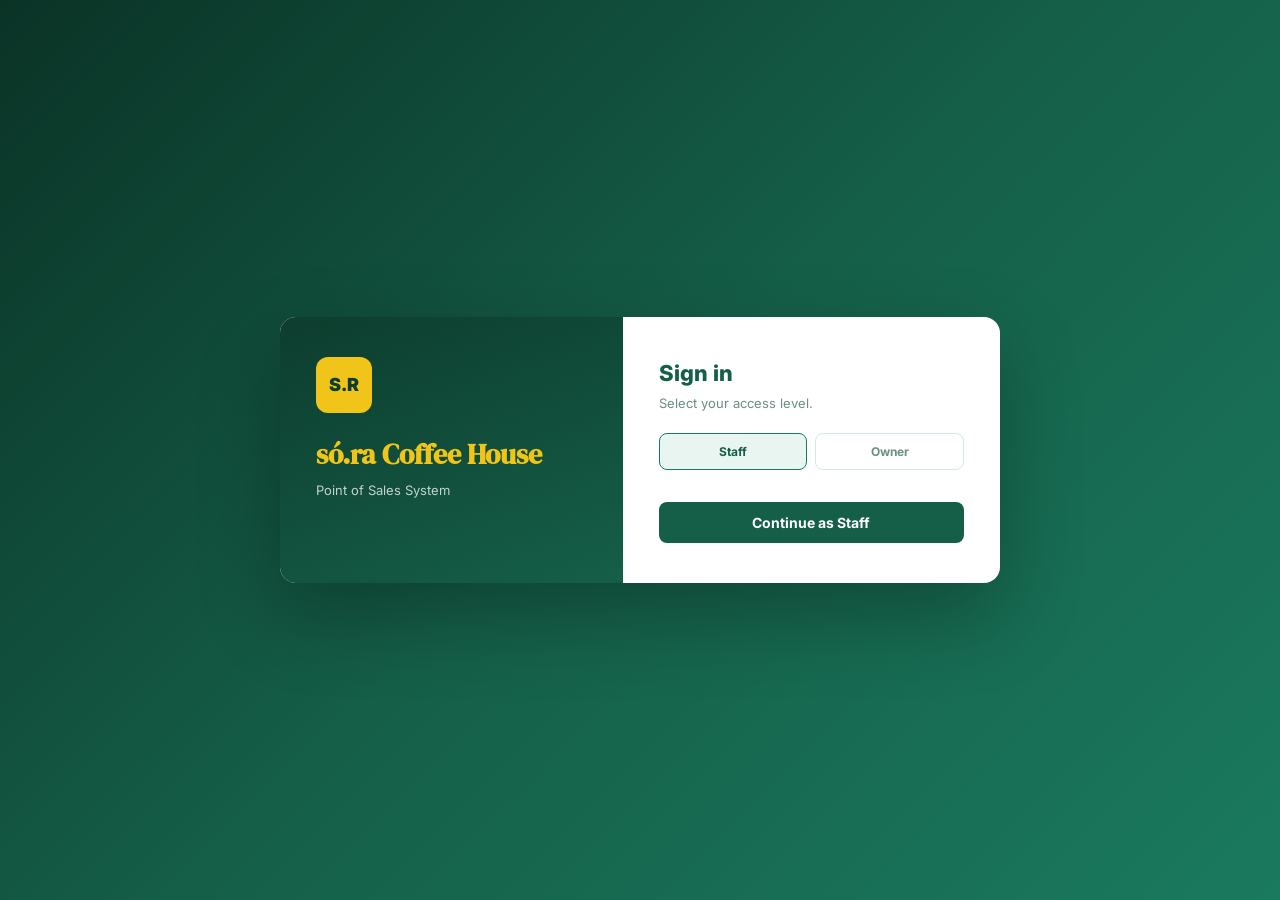
<file: login.html>
<!DOCTYPE html>
<html lang="en">
<head>
  <meta charset="UTF-8">
  <meta name="viewport" content="width=device-width, initial-scale=1.0">
  <title>Sign In — só.ra</title>
  <link rel="stylesheet" href="css/style.css">
</head>
<body class="login-body">
  <div class="login-shell login-shell-simple">
    <div class="login-panel login-panel-brand">
      <div class="login-brand-mark">S.R</div>
      <h1 class="login-brand-title">só.ra Coffee House</h1>
      <p class="login-brand-sub">Point of Sales System</p>
    </div>
    <div class="login-panel login-panel-form">
      <h2 class="login-form-title">Sign in</h2>
      <p class="login-form-sub">Select your access level.</p>

      <div class="login-role-tabs">
        <button type="button" class="login-tab active" id="tab-staff" onclick="setLoginTab('staff')">Staff</button>
        <button type="button" class="login-tab" id="tab-owner" onclick="setLoginTab('owner')">Owner</button>
      </div>

      <div id="panel-staff">
        <button type="button" class="btn-login-primary" onclick="loginAsStaff()">Continue as Staff</button>
      </div>

      <div id="panel-owner" class="hidden">
        <div class="modal-field">
          <label class="flabel" for="login-owner-pw">Owner password</label>
          <input type="password" id="login-owner-pw" class="finput" placeholder="Enter password"
            onkeydown="if(event.key==='Enter')loginAsOwner()"/>
        </div>
        <div id="login-error" class="modal-error" style="display:none"></div>
        <button type="button" class="btn-login-primary" onclick="loginAsOwner()">Continue as Owner</button>
      </div>
    </div>
  </div>
  <script src="js/auth.js"></script>
  <script>
    if (getSession()) window.location.href = 'index.html';
    function setLoginTab(t) {
      document.getElementById('tab-staff').classList.toggle('active', t === 'staff');
      document.getElementById('tab-owner').classList.toggle('active', t === 'owner');
      document.getElementById('panel-staff').classList.toggle('hidden', t !== 'staff');
      document.getElementById('panel-owner').classList.toggle('hidden', t !== 'owner');
      document.getElementById('login-error').style.display = 'none';
    }
    function loginAsStaff() {
      setSession({ role: 'staff', name: 'Staff' });
      window.location.href = 'index.html';
    }
    function loginAsOwner() {
      const pw = document.getElementById('login-owner-pw').value;
      const err = document.getElementById('login-error');
      if (pw !== OWNER_PASSWORD) {
        err.textContent = 'Incorrect password.';
        err.style.display = 'block';
        return;
      }
      setSession({ role: 'owner', name: 'Owner' });
      window.location.href = 'index.html';
    }
  </script>
</body>
</html>
</file>
<file: css/style.css>
/* ════════════════════════════════════════════
    só.ra Coffee House — AIS
    css/style.css
    Main stylesheet for the POS system frontend
════════════════════════════════════════════ */

@import url('https://fonts.googleapis.com/css2?family=DM+Serif+Display&family=DM+Sans:ital,wght@0,300;0,400;0,500;0,600;0,700;0,900;1,400&family=Inter:wght@400;500;600;700;800&display=swap');

:root {
  --teal:    #1a7a5e;
  --teal-d:  #155f48;
  --teal-l:  #e8f5f0;
  --teal-m:  #c8e6dc;
  --yellow:  #f0c419;
  --yellow-l:#fdf6d8;
  --red:     #c0392b;
  --red-l:   #fdecea;
  --muted:   #6b8f80;
  --border:  #d4e9e1;
  --bg:      #f0f5f3;
  --white:   #ffffff;
  --sidebar: #0d3d2e;
  --text:    #1a2e28;
  --shadow:  0 2px 12px rgba(21,95,72,.10);
  --radius:  10px;
}
*, *::before, *::after { box-sizing: border-box; margin: 0; padding: 0; }
body { font-family:'DM Sans',sans-serif; background:var(--bg); color:var(--text); font-size:13px; line-height:1.5; }

/* ── LAYOUT ── */
.app { display:flex; height:100vh; overflow:hidden; }

/* ── SIDEBAR (compact corporate) ── */
.sidebar { width:196px; min-width:196px; background:linear-gradient(180deg,#0a3326 0%,var(--sidebar) 100%); display:flex; flex-direction:column; overflow-y:auto; border-right:1px solid rgba(255,255,255,.06); }
.logo { padding:14px 12px 10px; display:flex; align-items:center; gap:10px; border-bottom:1px solid rgba(255,255,255,.08); }
.logo-mark { width:36px; height:36px; border-radius:8px; background:var(--yellow); color:var(--sidebar); font-size:13px; font-weight:900; display:flex; align-items:center; justify-content:center; flex-shrink:0; letter-spacing:-.5px; }
.logo-text { min-width:0; }
.logo-title { font-family:'DM Serif Display',serif; font-size:20px; color:var(--yellow); letter-spacing:-.5px; line-height:1.1; }
.logo-sub { font-size:10px; color:rgba(255,255,255,.5); font-weight:500; letter-spacing:.3px; }
.logo-tagline { font-size:8px; color:rgba(255,255,255,.25); padding:6px 12px 8px; text-transform:uppercase; letter-spacing:.9px; border-bottom:1px solid rgba(255,255,255,.06); }
.nav { flex:1; padding:4px 0 6px; }
.nav-sect { font-size:8px; font-weight:700; letter-spacing:1.1px; color:rgba(255,255,255,.2); padding:10px 12px 3px; text-transform:uppercase; }
.nav-item { padding:8px 12px; margin:1px 6px; border-radius:6px; color:rgba(255,255,255,.65); cursor:pointer; font-size:12px; font-weight:500; border-left:none; transition:all .12s; }
.nav-item:hover { background:rgba(255,255,255,.07); color:#fff; }
.nav-item.active { background:rgba(240,196,25,.14); color:var(--yellow); font-weight:700; }
.sidebar-auth { padding:8px 10px; border-top:1px solid rgba(255,255,255,.06); }
.btn-owner-in, .btn-owner-out { width:100%; padding:7px 10px; border-radius:6px; font-size:11px; font-weight:700; font-family:inherit; cursor:pointer; transition:all .15s; }
.btn-owner-in { border:1px solid rgba(200,230,220,.35); background:rgba(255,255,255,.06); color:#e8f5f0; }
.btn-owner-in:hover { background:rgba(255,255,255,.12); }
.btn-owner-out { display:block; border:1px solid rgba(245,198,203,.4); background:rgba(192,57,43,.15); color:#f5b7b1; margin-top:6px; }
.nav-footer { padding:10px 12px; font-size:9px; color:rgba(255,255,255,.16); border-top:1px solid rgba(255,255,255,.05); }

/* ── MAIN ── */
.main { flex:1; display:flex; flex-direction:column; overflow:hidden; }
.topbar { height:52px; background:var(--white); border-bottom:1px solid var(--border); display:flex; align-items:center; justify-content:space-between; padding:0 24px; flex-shrink:0; box-shadow:0 1px 4px rgba(0,0,0,.05); }
.page-title { font-size:16px; font-weight:800; color:var(--teal-d); font-family:'DM Serif Display',serif; }
.company-badge { background:var(--teal-l); color:var(--teal-d); padding:4px 12px; border-radius:20px; font-size:11px; font-weight:700; }
.date-badge { background:var(--yellow-l); color:#7a5e00; padding:4px 12px; border-radius:20px; font-size:11px; font-weight:600; }
.content { flex:1; overflow-y:auto; padding:20px 24px; }
.hidden { display:none !important; }

/* ── CARDS ── */
.sc { background:var(--white); border-radius:var(--radius); padding:18px; box-shadow:var(--shadow); margin-bottom:16px; }
.st { font-size:12px; font-weight:800; color:var(--teal-d); margin-bottom:12px; text-transform:uppercase; letter-spacing:.6px; }
.sc-hdr { display:flex; justify-content:space-between; align-items:center; margin-bottom:12px; }

/* ── STATS GRID ── */
.stats-grid { display:grid; grid-template-columns:repeat(4,1fr); gap:14px; margin-bottom:16px; }
.stat-card { background:var(--white); border-radius:var(--radius); padding:16px 18px; box-shadow:var(--shadow); border-top:3px solid var(--border); }
.yellow-top { border-top-color:var(--yellow); }
.red-top    { border-top-color:var(--red); }
.green-top  { border-top-color:#27ae60; }
.stat-label { font-size:11px; color:var(--muted); font-weight:600; text-transform:uppercase; letter-spacing:.4px; }
.stat-value { font-size:22px; font-weight:900; color:var(--teal-d); margin:6px 0 4px; font-family:'DM Serif Display',serif; }
.stat-sub   { font-size:11px; color:var(--muted); }

/* ── GRIDS ── */
.grid2 { display:grid; grid-template-columns:1fr 1fr; gap:14px; margin-bottom:16px; }
.rg    { display:grid; grid-template-columns:1fr 1fr; gap:14px; margin-bottom:16px; }

/* ── TABLES ── */
table { width:100%; border-collapse:collapse; font-size:12px; }
thead th { background:var(--teal-l); color:var(--teal-d); padding:9px 10px; text-align:left; font-weight:700; font-size:11px; text-transform:uppercase; letter-spacing:.4px; white-space:nowrap; }
tbody tr { border-bottom:1px solid #f0f5f3; transition:background .1s; }
tbody tr:hover { background:#f8fcfa; }
tbody td { padding:8px 10px; }
.history-total { padding:10px 0 4px; font-size:12px; color:var(--muted); font-weight:600; border-top:1px solid var(--border); margin-top:8px; }

/* ── BADGES ── */
.badge { display:inline-block; padding:2px 8px; border-radius:12px; font-size:10px; font-weight:700; white-space:nowrap; }
.bq   { background:#e8f4fd; color:#1565c0; }
.bd   { background:#e8f5e9; color:#2e7d32; }
.bt   { background:#f3e5f5; color:#6a1b9a; }
.ch-di{ background:var(--teal-l); color:var(--teal-d); }
.ch-gf{ background:#fff3e0; color:#e65100; }
.ch-gr{ background:#e8f5e9; color:#2e7d32; }
.ch-sh{ background:#fce4ec; color:#c62828; }

/* ── INFO BARS ── */
.info-bar { background:var(--teal-l); border:1px solid var(--teal-m); border-left:4px solid var(--teal); border-radius:var(--radius); padding:10px 14px; font-size:12px; color:var(--teal-d); margin-bottom:14px; line-height:1.5; }
.red-bar  { background:#fff5f5; border-color:#f5c6cb; border-left-color:var(--red); color:var(--red); }

/* ── SALES LAYOUT ── */
.sales-grid { display:grid; grid-template-columns:1fr 340px; gap:16px; }
.form-row2  { display:grid; grid-template-columns:1fr 1fr; gap:12px; }
.fg { display:flex; flex-direction:column; }
.flabel { font-size:11px; font-weight:700; color:var(--muted); text-transform:uppercase; letter-spacing:.4px; margin-bottom:5px; }
.finput { border:1.5px solid var(--border); border-radius:7px; padding:9px 11px; font-size:13px; font-family:'DM Sans',sans-serif; color:var(--text); background:#fff; transition:border .15s; outline:none; }
.finput:focus { border-color:var(--teal); }

.ch-row { display:flex; gap:6px; flex-wrap:wrap; }
.ch-btn { padding:6px 12px; border-radius:6px; border:1.5px solid var(--border); background:#fff; font-size:11px; font-weight:600; font-family:'DM Sans',sans-serif; cursor:pointer; color:var(--muted); transition:all .15s; }
.ch-btn.active { background:var(--teal); border-color:var(--teal); color:#fff; }
.ch-btn:hover:not(.active) { border-color:var(--teal); color:var(--teal); }

/* ── CATEGORY FILTERS ── */
.cat-filters { display:flex; gap:6px; flex-wrap:wrap; margin-bottom:12px; }
.cf { padding:5px 12px; border-radius:20px; border:1.5px solid var(--border); background:#fff; font-size:11px; font-weight:600; font-family:'DM Sans',sans-serif; cursor:pointer; color:var(--muted); transition:all .15s; }
.cf.active { background:var(--yellow); border-color:var(--yellow); color:#5a4000; }
.cf:hover:not(.active) { border-color:var(--yellow); }

/* ── MENU GRID ── */
.menu-grid { display:grid; grid-template-columns:repeat(auto-fill,minmax(120px,1fr)); gap:8px; max-height:400px; overflow-y:auto; padding-right:4px; }
.mi { background:#fff; border:1.5px solid var(--border); border-radius:8px; padding:10px; cursor:pointer; transition:all .15s; position:relative; overflow:hidden; }
.mi:hover { border-color:var(--teal); box-shadow:0 2px 8px rgba(26,122,94,.12); transform:translateY(-1px); }
.mi.sel   { border-color:var(--teal); background:var(--teal-l); }
.mi-cat-dot { position:absolute; top:0; left:0; right:0; height:3px; border-radius:8px 8px 0 0; }
.mi-name  { font-size:11.5px; font-weight:700; color:var(--text); line-height:1.3; margin-bottom:3px; margin-top:5px; }
.mi-cat   { font-size:10px; color:var(--muted); margin-bottom:5px; }
.mi-price { font-size:12px; font-weight:800; color:var(--teal-d); }

/* ── ORDER PANEL ── */
.op { background:var(--teal-l); border:1.5px solid var(--teal-m); border-radius:var(--radius); padding:16px; position:sticky; top:0; }
.oi { min-height:90px; margin-bottom:12px; max-height:240px; overflow-y:auto; }
.eo { color:var(--muted); font-style:italic; font-size:12px; padding:16px 0; text-align:center; }
.oir { display:flex; align-items:center; gap:8px; padding:7px 0; border-bottom:1px solid var(--teal-m); }
.oin { flex:1; font-size:12px; font-weight:600; }
.qc  { display:flex; align-items:center; gap:5px; }
.qb  { width:22px; height:22px; border-radius:4px; border:1.5px solid var(--teal); background:#fff; color:var(--teal); font-size:14px; cursor:pointer; display:flex; align-items:center; justify-content:center; font-weight:700; line-height:1; }
.qb:hover { background:var(--teal); color:#fff; }
.qn  { font-size:13px; font-weight:800; min-width:20px; text-align:center; }
.is  { font-size:12px; font-weight:800; color:var(--teal-d); min-width:75px; text-align:right; }
.ot  { border-top:2px solid var(--teal-m); padding-top:10px; margin-bottom:14px; }
.tr-row { display:flex; justify-content:space-between; align-items:center; margin-bottom:3px; }

.pm { display:flex; gap:6px; margin-bottom:12px; }
.pb { flex:1; padding:8px 4px; border-radius:7px; border:1.5px solid var(--border); background:#fff; font-size:11px; font-weight:700; font-family:'DM Sans',sans-serif; cursor:pointer; color:var(--muted); transition:all .15s; }
.pb.active { background:var(--teal-d); border-color:var(--teal-d); color:#fff; }

.btn-confirm { width:100%; padding:12px; background:var(--teal-d); color:#fff; border:none; border-radius:8px; font-size:13px; font-weight:800; font-family:'DM Sans',sans-serif; cursor:pointer; transition:background .15s; margin-bottom:8px; }
.btn-confirm:hover:not(:disabled) { background:var(--teal); }
.btn-confirm:disabled { opacity:.45; cursor:not-allowed; }
.btn-clear { width:100%; padding:9px; background:transparent; color:var(--muted); border:1.5px solid var(--border); border-radius:8px; font-size:12px; font-weight:600; font-family:'DM Sans',sans-serif; cursor:pointer; transition:all .15s; }
.btn-clear:hover { border-color:var(--red); color:var(--red); }

/* ── JOURNAL PREVIEW ── */
.jp-box { margin-top:12px; background:var(--yellow-l); border:1px solid #e8d870; border-radius:8px; padding:10px 12px; }
.jp-title { font-size:10px; font-weight:800; color:#7a5e00; text-transform:uppercase; letter-spacing:.5px; margin-bottom:8px; }
.jp-row   { display:flex; gap:6px; font-size:11px; margin-bottom:3px; }
.jp-acct  { flex:1; font-weight:600; }
.jp-indent{ padding-left:16px; color:var(--muted); }
.jp-dr    { min-width:80px; text-align:right; font-weight:700; color:var(--teal-d); }
.jp-cr    { min-width:80px; text-align:right; font-weight:700; color:var(--red); }

/* ── FILTER BAR & CALENDAR INPUTS ── */
.filter-bar { display:flex; gap:8px; margin-bottom:14px; flex-wrap:wrap; align-items:flex-end; }
.filter-bar select { padding:7px 10px; border:1.5px solid var(--border); border-radius:6px; font-size:12px; font-family:'DM Sans',sans-serif; color:var(--text); background:#fff; outline:none; cursor:pointer; }
.filter-bar select:focus { border-color:var(--teal); }
.cal-label { display:flex; flex-direction:column; gap:4px; font-size:10px; font-weight:700; color:var(--muted); text-transform:uppercase; letter-spacing:.4px; }
.cal-input { padding:7px 10px; border:1.5px solid var(--border); border-radius:6px; font-size:12px; font-family:'DM Sans',sans-serif; color:var(--text); background:#fff; outline:none; min-width:140px; }
.cal-input:focus { border-color:var(--teal); box-shadow:0 0 0 2px rgba(26,122,94,.12); }
.btn-filter-clear { padding:7px 12px; border-radius:6px; border:1.5px solid var(--border); background:#fff; font-size:11px; font-weight:600; font-family:inherit; cursor:pointer; color:var(--muted); align-self:flex-end; }
.btn-filter-clear:hover { border-color:var(--teal); color:var(--teal-d); }
.period-banner.legacy { background:var(--teal-l); border:1px solid var(--teal-m); border-radius:8px; padding:10px 14px; font-size:12px; font-weight:700; color:var(--teal-d); margin-bottom:12px; }
.col-actions { width:72px; text-align:center; }
.btn-row-delete { padding:4px 10px; border-radius:5px; border:1px solid #f5c6cb; background:#fff5f5; color:#c0392b; font-size:10px; font-weight:700; cursor:pointer; font-family:inherit; }
.btn-row-delete:hover { background:#fdecea; }
.modal-overlay { position:fixed; inset:0; background:rgba(13,61,46,.55); z-index:9999; display:flex; align-items:center; justify-content:center; padding:20px; backdrop-filter:blur(3px); }
.modal-card { background:#fff; border-radius:14px; padding:28px; width:100%; max-width:380px; box-shadow:0 24px 64px rgba(0,0,0,.22); border:1px solid var(--border); }
.modal-login-brand { display:flex; align-items:center; gap:14px; margin-bottom:20px; padding-bottom:16px; border-bottom:1px solid var(--border); }
.modal-login-mark { width:48px; height:48px; border-radius:10px; background:var(--sidebar); color:var(--yellow); font-size:16px; font-weight:900; display:flex; align-items:center; justify-content:center; }
.modal-login-title { font-size:17px; font-weight:800; color:var(--teal-d); font-family:'DM Serif Display',serif; }
.modal-login-sub { font-size:11px; color:var(--muted); margin-top:2px; }
.modal-error { color:var(--red); font-size:12px; margin:8px 0; }
.btn-modal-cancel { width:100%; padding:8px; background:transparent; color:var(--muted); border:none; font-size:13px; cursor:pointer; margin-top:8px; font-family:inherit; }
textarea.finput { resize:vertical; min-height:72px; }

/* ── RECEIPT MODAL ── */
.modal-receipt { max-width:320px; padding:0; display:flex; flex-direction:column; }
.receipt-header { background:linear-gradient(135deg, var(--teal-d) 0%, var(--teal) 100%); color:#fff; padding:24px 28px; border-radius:14px 14px 0 0; text-align:center; }
.receipt-status-icon { font-size:48px; margin-bottom:8px; }
.receipt-status-text { font-size:14px; font-weight:700; letter-spacing:.3px; }
.receipt-content { padding:24px 28px; }
.receipt-number { font-size:14px; font-weight:700; color:var(--teal-d); margin-bottom:4px; }
.receipt-date { font-size:11px; color:var(--muted); margin-bottom:16px; }
.receipt-items { display:flex; flex-direction:column; gap:8px; }
.receipt-item-row { display:flex; justify-content:space-between; align-items:flex-start; }
.receipt-item-name { font-size:11px; color:var(--text); flex:1; }
.receipt-item-qty { font-size:11px; color:var(--muted); margin:0 8px; }
.receipt-item-total { font-size:11px; font-weight:600; color:var(--teal-d); }
.modal-actions { display:flex; gap:8px; padding:0 28px 20px; }
.modal-actions .btn-confirm { flex:1; }
.modal-actions .btn-modal-cancel { flex:1; margin:0; }

/* ── INCOMING ORDERS ── */
.incoming-orders-alert { background:linear-gradient(135deg, #fff5f5 0%, #fef0f0 100%); border:2px solid #f5c6cb; border-radius:10px; padding:16px; }
.btn-view-orders { padding:8px 16px; background:var(--red); color:#fff; border:none; border-radius:6px; font-size:12px; font-weight:700; cursor:pointer; transition:all .15s; }
.btn-view-orders:hover { background:#a93226; }
.incoming-order-item { background:#fff; border:1.5px solid var(--border); border-radius:8px; padding:14px; margin-bottom:10px; }
.incoming-order-header { display:flex; justify-content:space-between; align-items:flex-start; margin-bottom:10px; }
.incoming-order-platform { font-size:11px; font-weight:700; padding:3px 8px; border-radius:4px; text-transform:uppercase; letter-spacing:.3px; }
.incoming-order-platform.grab { background:#1dd1a1; color:#fff; }
.incoming-order-platform.gofood { background:#ff5722; color:#fff; }
.incoming-order-platform.grabfood { background:#ff6b6b; color:#fff; }
.incoming-order-platform.shopee { background:#ee5a6f; color:#fff; }
.incoming-order-time { font-size:10px; color:var(--muted); }
.incoming-order-items { font-size:11px; margin:8px 0; padding:8px; background:var(--bg); border-radius:6px; }
.incoming-order-item-line { padding:3px 0; color:#555; }
.incoming-order-price { font-weight:700; color:var(--teal-d); font-size:13px; margin-bottom:10px; }
.incoming-order-actions { display:flex; gap:8px; }
.btn-accept-order { flex:1; padding:8px; background:var(--teal); color:#fff; border:none; border-radius:6px; font-size:11px; font-weight:700; cursor:pointer; transition:all .15s; }
.btn-accept-order:hover { background:var(--teal-d); }
.btn-reject-order { flex:1; padding:8px; background:#f5f5f5; color:var(--muted); border:1.5px solid var(--border); border-radius:6px; font-size:11px; font-weight:700; cursor:pointer; transition:all .15s; }
.btn-reject-order:hover { background:#fff; color:var(--red); border-color:var(--red); }
.nav-badge { display:inline-block; min-width:18px; padding:1px 6px; margin-left:4px; border-radius:10px; background:var(--red); color:#fff; font-size:10px; font-weight:800; text-align:center; vertical-align:middle; }

/* ── EXPORT BUTTONS ── */
.exp-btns { display:flex; gap:6px; }
.btn-exp { padding:6px 14px; border-radius:6px; border:1.5px solid var(--border); background:#fff; font-size:11px; font-weight:700; font-family:'DM Sans',sans-serif; cursor:pointer; color:var(--muted); transition:all .15s; }
.btn-exp.grn { background:#e8f5e9; border-color:#a5d6a7; color:#2e7d32; }
.btn-exp:hover { border-color:var(--teal); color:var(--teal); }

/* ── JOURNAL TOTALS ── */
.journal-totals { display:flex; gap:24px; padding:12px 0 4px; border-top:2px solid var(--border); font-size:12px; color:var(--muted); font-weight:600; margin-top:8px; }

/* ── RECONCILIATION ── */
.recon-grid { display:grid; grid-template-columns:1fr 1fr; gap:16px; margin-bottom:16px; }
.recon-title { font-size:11px; font-weight:800; text-transform:uppercase; letter-spacing:.5px; color:var(--muted); margin-bottom:10px; }
.recon-box   { border-radius:8px; padding:14px; }
.recon-teal  { background:var(--teal-l); border:1px solid var(--teal-m); }
.recon-yellow{ background:var(--yellow-l); border:1px solid #e8d870; }
.recon-row   { display:flex; justify-content:space-between; align-items:center; padding:7px 0; border-bottom:1px solid rgba(0,0,0,.05); font-size:12px; }
.recon-total-row { font-weight:800; font-size:13px; border-bottom:none; border-top:2px solid rgba(0,0,0,.1); margin-top:4px; padding-top:10px; }
.recon-lbl   { display:block; font-size:10px; font-weight:700; color:var(--muted); text-transform:uppercase; letter-spacing:.4px; margin:10px 0 5px; }
.recon-input { width:100%; padding:8px 10px; border:1.5px solid #e8d870; border-radius:6px; font-size:13px; font-family:'DM Sans',sans-serif; background:#fff; outline:none; }
.recon-input:focus { border-color:var(--teal); }
.recon-result { padding:14px 18px; border-radius:8px; font-size:13px; font-weight:700; margin-top:12px; }
.recon-ok  { background:#e8f5e9; color:#2e7d32; border:1.5px solid #a5d6a7; }
.recon-err { background:#fdecea; color:var(--red); border:1.5px solid #f5c6cb; }

/* ── MISC ── */
.desc-text { font-size:12px; color:var(--muted); margin-bottom:14px; line-height:1.5; }

/* ── TOAST ── */
.toast { position:fixed; bottom:24px; right:24px; background:var(--teal-d); color:#fff; padding:12px 20px; border-radius:8px; font-size:13px; font-weight:600; box-shadow:0 4px 20px rgba(0,0,0,.2); transform:translateY(80px); opacity:0; transition:all .25s cubic-bezier(.4,0,.2,1); z-index:9999; pointer-events:none; }
.toast.show { transform:translateY(0); opacity:1; }

/* ── SCROLLBAR ── */
::-webkit-scrollbar { width:5px; height:5px; }
::-webkit-scrollbar-track { background:transparent; }
::-webkit-scrollbar-thumb { background:var(--teal-m); border-radius:10px; }
::-webkit-scrollbar-thumb:hover { background:var(--teal); }

/* ── TABLE OVERFLOW FIX ── */
.table-wrap { overflow-x: auto; width: 100%; }
#page-journal .sc,
#page-report .sc { overflow: hidden; }
#page-journal table { min-width: 700px; }
#page-report table  { min-width: 400px; }

/* ── RG GRID FIX ── */
.rg > .sc { overflow: hidden; min-width: 0; }

/* ── RECONCILIATION PROFESSIONAL ── */
.recon-card { background:var(--white); border-radius:12px; box-shadow:var(--shadow); padding:24px; margin-bottom:16px; border:1px solid var(--border); }
.recon-section-title { font-size:11px; font-weight:800; text-transform:uppercase; letter-spacing:.8px; color:var(--muted); margin-bottom:16px; padding-bottom:8px; border-bottom:2px solid var(--border); }
.recon-line { display:flex; justify-content:space-between; align-items:center; padding:10px 0; border-bottom:1px solid #f0f5f3; font-size:13px; }
.recon-line:last-child { border-bottom:none; }
.recon-final { display:flex; justify-content:space-between; align-items:center; padding:14px 0 0; margin-top:8px; border-top:2px solid var(--teal); font-size:15px; font-weight:900; color:var(--teal-d); }
.recon-status-ok  { display:flex; align-items:center; gap:12px; padding:16px 20px; border-radius:10px; background:#e8f5e9; border:2px solid #4caf50; margin-bottom:20px; }
.recon-status-err { display:flex; align-items:center; gap:12px; padding:16px 20px; border-radius:10px; background:#fdecea; border:2px solid #e53935; margin-bottom:20px; }
.recon-status-title { font-size:15px; font-weight:800; }
.recon-status-sub   { font-size:12px; margin-top:2px; }

/* ── FINANCIAL REPORT INCOME STATEMENT ── */
#rep-income td:last-child { min-width:140px; text-align:right; }
#rep-income td:first-child { padding-left:8px; }

/* ── GENERAL LEDGER ── */
.ledger-table .ledger-desc { font-size:11px; color:var(--teal-d); line-height:1.4; }
.ledger-table .ledger-ref { font-size:10px; color:var(--muted); margin-top:2px; }
.ledger-table .ledger-indent { padding-left:22px !important; color:var(--muted); font-style:italic; }
.ledger-table .ledger-num { text-align:right; font-weight:700; white-space:nowrap; }
.ledger-table .ledger-num.dr { color:#c0392b; }
.ledger-table .ledger-num.cr { color:#4a7a65; }
.ledger-table tr.ledger-pair td { border-bottom:1px solid #f0f5f3; }
.ledger-table tr.ledger-pair-last td { border-bottom:2px solid var(--border); }

/* ── MENU INGREDIENT PANEL ── */
.menu-ingredient-panel { margin-top:12px; padding:14px 16px; background:var(--teal-l); border:1px solid var(--teal-m); border-radius:var(--radius); }
.menu-ingredient-panel .mip-title { font-size:13px; font-weight:800; color:var(--teal-d); margin-bottom:10px; }
.menu-ingredient-panel .mip-row { display:flex; justify-content:space-between; align-items:center; padding:6px 0; border-bottom:1px solid rgba(0,0,0,.06); font-size:12px; }
.menu-ingredient-panel .mip-row:last-child { border-bottom:none; }
.mi { position:relative; }
.mi-add-btn { position:absolute; top:8px; right:8px; width:26px; height:26px; border-radius:50%; border:none; background:var(--teal); color:#fff; font-size:16px; font-weight:800; cursor:pointer; line-height:1; z-index:2; }
.mi-add-btn:hover { background:var(--teal-d); }
.mi.expanded { outline:2px solid var(--yellow); outline-offset:1px; }
.mi-stock { font-size:9px; font-weight:700; margin-top:4px; }
.mi-stock-ok { color:#27ae60; }
.mi-stock-low { color:#e65100; }
.mi-stock-out { color:#c0392b; }
.inv-cat-help { margin-top:6px; font-size:11px; color:var(--muted); line-height:1.45; padding:8px 10px; background:#f8fcfa; border-radius:6px; border-left:3px solid var(--teal); }

/* ── SIDEBAR NAV ICONS ── */
.nav-item { letter-spacing:.1px; }

/* ════════════════════════════════════════════
   ERP UI PHASE — login, layout, tables
════════════════════════════════════════════ */
body { font-family:'Inter','DM Sans',sans-serif; }
.login-body { min-height:100vh; background:linear-gradient(135deg,#0a3326 0%,#155f48 50%,#1a7a5e 100%); display:flex; align-items:center; justify-content:center; padding:24px; }
.login-shell { display:grid; grid-template-columns:1fr 1fr; max-width:920px; width:100%; background:#fff; border-radius:16px; overflow:hidden; box-shadow:0 32px 80px rgba(0,0,0,.28); }
.login-panel { padding:40px 36px; }
.login-panel-brand { background:linear-gradient(160deg,#0d3d2e,#155f48); color:#fff; }
.login-brand-mark { width:56px; height:56px; border-radius:12px; background:var(--yellow); color:var(--sidebar); font-size:18px; font-weight:900; display:flex; align-items:center; justify-content:center; margin-bottom:20px; }
.login-brand-title { font-family:'DM Serif Display',serif; font-size:28px; color:var(--yellow); margin-bottom:6px; }
.login-brand-sub { font-size:13px; opacity:.75; margin-bottom:24px; }
.login-features { list-style:none; font-size:13px; line-height:2; opacity:.9; margin-bottom:32px; }
.login-features li::before { content:'✓ '; color:var(--yellow); font-weight:700; }
.login-brand-foot { font-size:11px; opacity:.4; }
.login-form-title { font-size:22px; font-weight:800; color:var(--teal-d); margin-bottom:4px; }
.login-form-sub { font-size:13px; color:var(--muted); margin-bottom:20px; }
.login-role-tabs { display:flex; gap:8px; margin-bottom:18px; }
.login-tab { flex:1; padding:10px; border:1.5px solid var(--border); border-radius:8px; background:#fff; font-size:12px; font-weight:700; cursor:pointer; font-family:inherit; color:var(--muted); }
.login-tab.active { background:var(--teal-l); border-color:var(--teal); color:var(--teal-d); }
.login-hint { font-size:12px; color:var(--muted); margin-bottom:16px; line-height:1.5; }
.btn-login-primary { width:100%; padding:12px; background:var(--teal-d); color:#fff; border:none; border-radius:8px; font-size:14px; font-weight:700; cursor:pointer; font-family:inherit; }
.btn-login-primary:hover { background:var(--teal); }
.login-legal { font-size:10px; color:#aaa; margin-top:20px; text-align:center; }

.sidebar { position:relative; }
.role-badge { font-size:10px; font-weight:700; padding:4px 10px; border-radius:20px; text-transform:uppercase; letter-spacing:.5px; }
.role-badge.staff { background:#e3f2fd; color:#1565c0; }
.role-badge.owner { background:var(--yellow-l); color:#7a5e00; }

.topbar-left { display:flex; flex-direction:column; gap:2px; min-width:0; }
.breadcrumb { font-size:11px; color:var(--muted); font-weight:500; }
.breadcrumb strong { color:var(--teal-d); font-weight:700; }
.topbar-right { display:flex; align-items:center; gap:10px; flex-shrink:0; }
.lang-toggle-btn { padding:4px 10px; border-radius:20px; border:1.5px solid var(--border); background:#fff; font-size:11px; font-weight:800; cursor:pointer; font-family:inherit; color:var(--teal-d); }
.lang-toggle-btn:hover { border-color:var(--teal); background:var(--teal-l); }
.period-banner { display:flex; flex-wrap:wrap; align-items:center; gap:8px; background:#fff; border:1px solid var(--border); border-radius:8px; padding:10px 14px; margin-bottom:12px; }
.period-chip { font-size:11px; font-weight:700; text-transform:uppercase; letter-spacing:.4px; color:var(--muted); }
.period-chip-val { color:var(--teal-d); text-transform:none; letter-spacing:0; font-size:12px; }
.period-chip-muted { color:var(--muted); font-weight:600; text-transform:none; }

.modal-compact { max-width:360px; }
.modal-compact .modal-login-sub { margin-bottom:16px; }
.modal-compact .btn-confirm,
.modal-compact .btn-modal-cancel { width:100%; display:block; margin-top:8px; }
.modal-field { margin-bottom:12px; }
.modal-field .finput { width:100%; box-sizing:border-box; display:block; }
.modal-field .flabel { display:block; margin-bottom:4px; }

.login-shell-simple { grid-template-columns:1fr 1.1fr; max-width:720px; }
.login-panel-form .modal-field { margin-top:8px; }
.login-panel-form .btn-login-primary { margin-top:14px; }

.stats-grid-6 { display:grid; grid-template-columns:repeat(3,1fr); gap:14px; margin-bottom:16px; }
@media (max-width:1100px) { .stats-grid-6 { grid-template-columns:repeat(2,1fr); } }
.stat-card .stat-trend { font-size:10px; margin-top:2px; }
.stat-card.teal-top { border-top-color:var(--teal); }
.stat-card.purple-top { border-top-color:#6a1b9a; }

.chart-donut-wrap { display:flex; align-items:center; gap:20px; flex-wrap:wrap; }
.donut-chart { width:120px; height:120px; border-radius:50%; position:relative; flex-shrink:0; }
.donut-hole { position:absolute; inset:22px; background:#fff; border-radius:50%; display:flex; align-items:center; justify-content:center; font-size:11px; font-weight:800; color:var(--teal-d); text-align:center; line-height:1.2; }
.donut-legend { flex:1; min-width:140px; }
.donut-legend-row { display:flex; justify-content:space-between; align-items:center; padding:5px 0; font-size:11px; border-bottom:1px solid #f0f5f3; }
.donut-dot { width:8px; height:8px; border-radius:50%; display:inline-block; margin-right:6px; }

.table-pro-wrap { border:1px solid var(--border); border-radius:var(--radius); overflow:hidden; }
.table-pro-wrap table { margin:0; }
.table-pro-wrap thead th { position:sticky; top:0; z-index:2; background:var(--teal-l); }
.table-pro-wrap tbody tr:nth-child(even) { background:#fafcfb; }
.table-pro-wrap tbody tr:hover { background:#f0faf6; }

.pagination-bar { display:flex; align-items:center; justify-content:space-between; padding:10px 14px; background:#fafcfb; border-top:1px solid var(--border); font-size:11px; color:var(--muted); font-weight:600; flex-wrap:wrap; gap:8px; }
.pagination-btns { display:flex; gap:6px; }
.btn-page { padding:5px 12px; border:1px solid var(--border); border-radius:5px; background:#fff; font-size:11px; font-weight:600; cursor:pointer; font-family:inherit; }
.btn-page:hover:not(:disabled) { border-color:var(--teal); color:var(--teal-d); }
.btn-page:disabled { opacity:.4; cursor:not-allowed; }

.sc-erp { border:1px solid var(--border); }
.page-header-erp { display:flex; justify-content:space-between; align-items:flex-start; margin-bottom:16px; gap:12px; flex-wrap:wrap; }
.page-header-erp .st { margin:0; font-size:13px; }
.page-header-desc { font-size:12px; color:var(--muted); margin-top:4px; max-width:480px; line-height:1.5; }

@media (max-width:768px) {
  .login-shell { grid-template-columns:1fr; }
  .login-panel-brand { display:none; }
}
</file>
